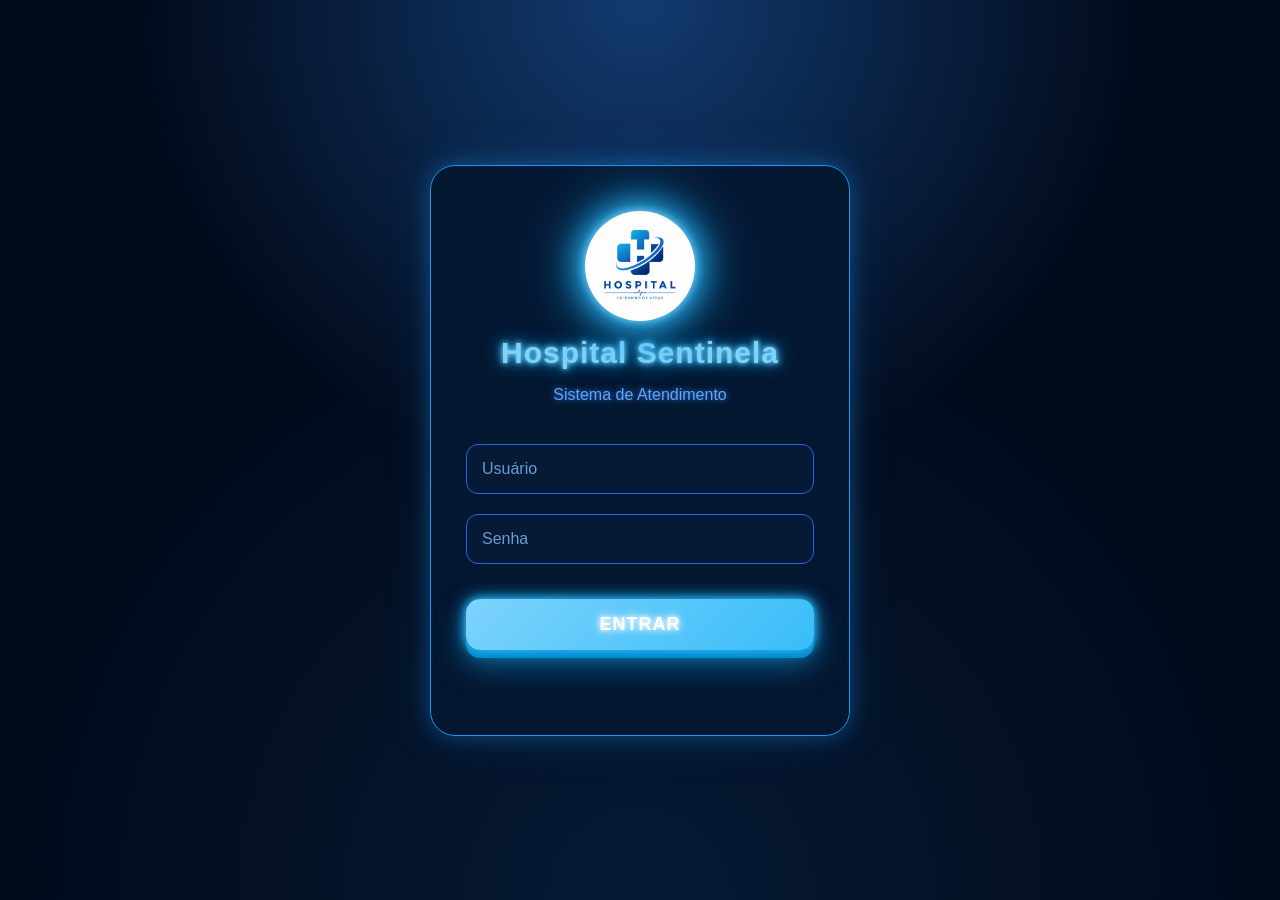
<file: frontend/index.html>
<!DOCTYPE html>
<html lang="pt-BR">

<head>
  <meta charset="UTF-8">
  <meta name="viewport" content="width=device-width, initial-scale=1.0">

  <title>Hospital Sentinela</title>

  <style>
    * {
      box-sizing: border-box;
    }

    body {
      margin: 0;
      min-height: 100vh;
      display: flex;
      justify-content: center;
      align-items: center;
      font-family: Arial, sans-serif;

      background:
        radial-gradient(circle at top, #123b70, transparent 45%),
        radial-gradient(circle at bottom, #061a35, transparent 55%),
        #020b1c;

      color: white;
      padding: 20px;
    }

    .container {
      width: 90%;
      max-width: 420px;
      padding: 45px 35px;
      text-align: center;

      background: rgba(5, 24, 50, 0.95);
      border: 1px solid #2196f3;
      border-radius: 25px;

      box-shadow:
        0 0 20px rgba(33, 150, 243, 0.35),
        0 0 50px rgba(33, 150, 243, 0.15);
    }

    h2 {
      margin: 0 0 10px;
      color: #7dd3fc;
      font-size: 30px;
      letter-spacing: 1px;

      text-shadow:
        0 0 5px #7dd3fc,
        0 0 10px #38bdf8,
        0 0 20px #0ea5e9;
    }

    .subtitulo {
      margin-bottom: 30px;
      color: #60a5fa;
      text-shadow: 0 0 6px #3b82f6;
    }

    input {
      width: 100%;
      padding: 15px;
      margin: 10px 0;
      border-radius: 12px;
      border: 1px solid #2563eb;
      background: #061a35;
      color: #e0f2fe;
      font-size: 16px;
      outline: none;
      transition: 0.3s;
    }

    input::placeholder {
      color: #6b9bd1;
    }

    input:focus {
      border-color: #38bdf8;
      box-shadow:
        0 0 8px #0ea5e9,
        0 0 20px rgba(14, 165, 233, 0.4);
    }

    button {
      width: 100%;
      margin-top: 25px;
      padding: 15px;
      border: none;
      border-radius: 14px;

      background: linear-gradient(135deg, #7dd3fc, #38bdf8);
      color: #ffffff;
      font-size: 18px;
      font-weight: bold;
      cursor: pointer;
      letter-spacing: 1px;

      text-shadow:
        0 0 5px white,
        0 0 10px white;

      box-shadow:
        0 0 8px #38bdf8,
        0 0 18px #0ea5e9,
        0 8px 0 #0284c7,
        0 15px 30px rgba(14, 165, 233, 0.5);

      transition: all 0.25s ease;
    }

    button:hover:not(:disabled) {
      transform: translateY(-4px);
      background: linear-gradient(135deg, #bae6fd, #7dd3fc);

      box-shadow:
        0 0 10px #e0f2fe,
        0 0 25px #38bdf8,
        0 0 45px #0ea5e9,
        0 8px 0 #0284c7,
        0 20px 35px rgba(14, 165, 233, 0.6);
    }

    button:active:not(:disabled) {
      transform: translateY(3px);
      box-shadow:
        0 0 5px #38bdf8,
        0 0 15px #0ea5e9,
        0 4px 0 #0284c7;
    }

    button:disabled {
      opacity: 0.7;
      cursor: wait;
      transform: none;
    }

    #mensagem {
      margin-top: 18px;
      min-height: 22px;
      overflow-wrap: anywhere;
      color: #7dd3fc;
      font-weight: bold;
      text-shadow:
        0 0 5px #38bdf8,
        0 0 10px #0ea5e9;
    }

    #mensagem.erro {
      color: #f87171;
      text-shadow:
        0 0 5px #ef4444,
        0 0 10px #dc2626;
    }

    #mensagem.sucesso {
      color: #4ade80;
      text-shadow:
        0 0 5px #22c55e,
        0 0 10px #16a34a;
    }

    .logo {
      display: flex;
      justify-content: center;
      align-items: center;
      margin-bottom: 15px;
    }

    .logo img {
      width: 110px;
      height: 110px;
      object-fit: contain;
      border-radius: 50%;

      filter:
        drop-shadow(0 0 5px #7dd3fc)
        drop-shadow(0 0 15px #38bdf8)
        drop-shadow(0 0 25px #0ea5e9);

      transition: 0.3s ease;
    }

    .logo img:hover {
      transform: scale(1.08);
      filter:
        drop-shadow(0 0 8px #e0f2fe)
        drop-shadow(0 0 20px #38bdf8)
        drop-shadow(0 0 35px #0ea5e9);
    }

    @media (max-width: 600px) {
      .container {
        padding: 35px 25px;
      }

      h2 {
        font-size: 25px;
      }
    }
  </style>
</head>

<body>

  <main class="container">

    <div class="logo">
      <img src="logoo.png" alt="Logo Hospital Sentinela">
    </div>

    <h2>Hospital Sentinela</h2>

    <p class="subtitulo">Sistema de Atendimento</p>

    <form id="formLogin">
      <input
        id="usuario"
        name="usuario"
        type="text"
        placeholder="Usuário"
        autocomplete="username"
        aria-label="Usuário"
        required
      >

      <input
        id="senha"
        name="senha"
        type="password"
        placeholder="Senha"
        autocomplete="current-password"
        aria-label="Senha"
        required
      >

      <button id="btnEntrar" type="submit">
        ENTRAR
      </button>
    </form>

    <div id="mensagem" role="status" aria-live="polite"></div>

  </main>

  <script>
    document.addEventListener("DOMContentLoaded", function () {
      const form = document.getElementById("formLogin");
      const usuarioInput = document.getElementById("usuario");
      const senhaInput = document.getElementById("senha");
      const btnEntrar = document.getElementById("btnEntrar");
      const mensagem = document.getElementById("mensagem");

      let enviando = false;

      form.addEventListener("submit", async function (event) {
        event.preventDefault();

        if (enviando) return;

        const usuario = usuarioInput.value.trim();
        const senha = senhaInput.value;

        mensagem.textContent = "";
        mensagem.className = "";

        if (!usuario || !senha.trim()) {
          mensagem.textContent = "Preencha o usuário e a senha.";
          mensagem.className = "erro";
          return;
        }

        enviando = true;
        btnEntrar.disabled = true;
        btnEntrar.textContent = "ENTRANDO...";

        try {
          const response = await fetch("/login", {
            method: "POST",
            headers: {
              "Content-Type": "application/json"
            },
            body: JSON.stringify({
              usuario: usuario,
              senha: senha
            })
          });

          const data = await response.json().catch(() => ({}));

          if (!response.ok) {
            throw new Error(
              data.erro ||
              data.mensagem ||
              "Usuário ou senha inválidos."
            );
          }

          const paginas = {
            triagem: "triagem.html",
            medico: "medico.html",
            atendimento: "atendimento.html"
          };

          if (!data.tipo || !paginas[data.tipo]) {
            throw new Error(
              "O servidor não retornou um tipo de usuário válido."
            );
          }

          mensagem.textContent = "Login realizado com sucesso!";
          mensagem.className = "sucesso";

          window.location.href = paginas[data.tipo];

        } catch (error) {
          console.error("Erro no login:", error);

          mensagem.textContent =
            error.message ||
            "Não foi possível conectar ao servidor. Tente novamente.";

          mensagem.className = "erro";

        } finally {
          enviando = false;
          btnEntrar.disabled = false;
          btnEntrar.textContent = "ENTRAR";
        }
      });
    });
  </script>

</body>
</html>
</file>
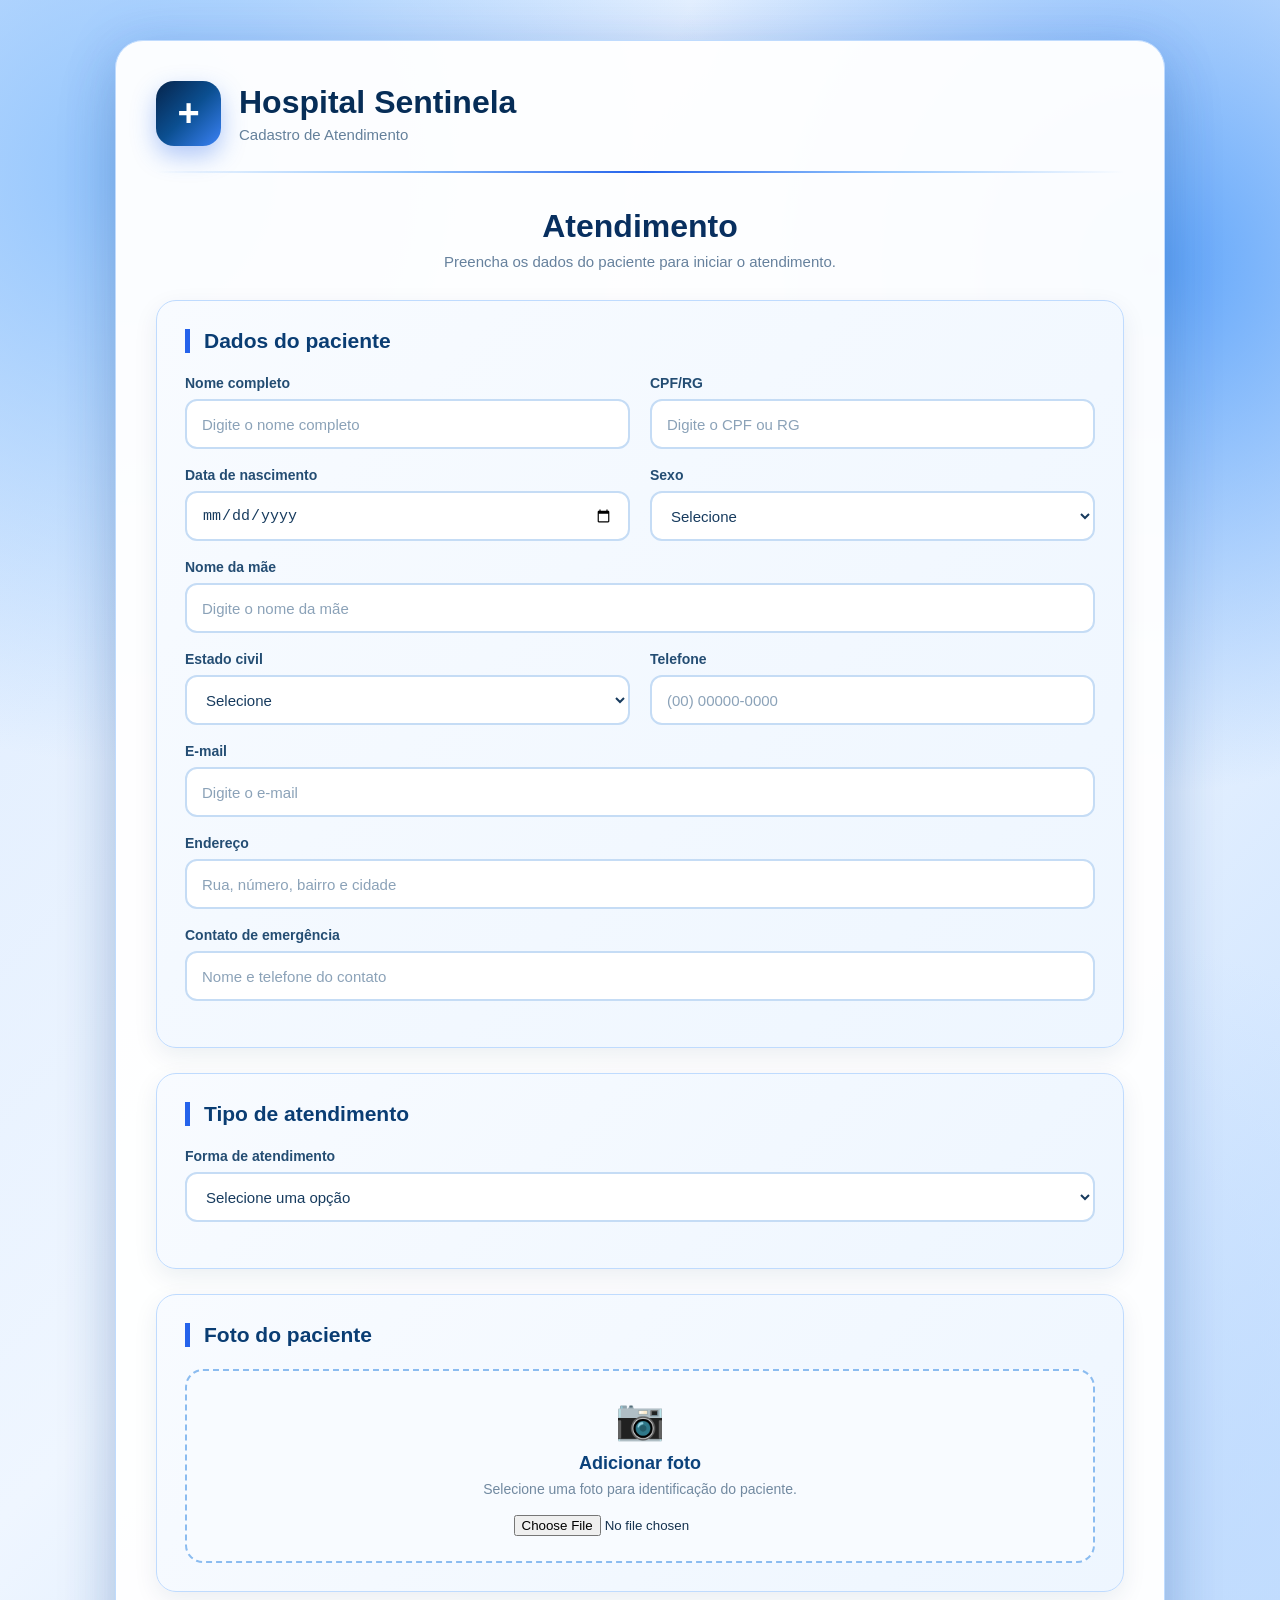
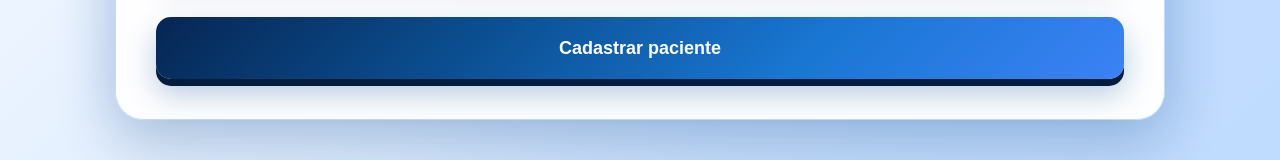
<file: frontend/atendimento.html>
<!DOCTYPE html>
<html lang="pt-BR">

<head>

    <meta charset="UTF-8">

    <meta name="viewport" content="width=device-width, initial-scale=1.0">

    <title>Hospital Sentinela - Atendimento</title>


    <style>

        /* =====================================================
           CONFIGURAÇÃO GERAL
        ===================================================== */

        * {
            box-sizing: border-box;
            margin: 0;
            padding: 0;
        }


        body {

            font-family: Arial, Helvetica, sans-serif;

            min-height: 100vh;

            padding: 40px 20px;

            color: #16324f;

            background:

                radial-gradient(
                    circle at 10% 10%,
                    #93c5fd 0%,
                    transparent 30%
                ),

                radial-gradient(
                    circle at 90% 15%,
                    #60a5fa 0%,
                    transparent 28%
                ),

                radial-gradient(
                    circle at 80% 90%,
                    #bfdbfe 0%,
                    transparent 35%
                ),

                linear-gradient(
                    135deg,
                    #dbeafe,
                    #eff6ff,
                    #bfdbfe
                );

        }


        /* =====================================================
           CONTAINER PRINCIPAL
        ===================================================== */

        .container {

            width: 100%;

            max-width: 1050px;

            margin: auto;

            padding: 40px;

            background: rgba(255, 255, 255, 0.96);

            border-radius: 28px;

            border: 1px solid #bfdbfe;

            box-shadow:

                0 25px 60px rgba(15, 53, 88, 0.20),

                0 0 50px rgba(59, 130, 246, 0.18);

        }


        /* =====================================================
           CABEÇALHO
        ===================================================== */

        .cabecalho {

            display: flex;

            align-items: center;

            gap: 18px;

            margin-bottom: 25px;

        }


        .logo {

            width: 65px;

            height: 65px;

            display: flex;

            align-items: center;

            justify-content: center;

            border-radius: 18px;

            background:

                linear-gradient(
                    135deg,
                    #06244b,
                    #0b4f91,
                    #3b82f6
                );

            color: white;

            font-size: 38px;

            font-weight: bold;

            box-shadow:

                0 10px 25px rgba(37, 99, 235, 0.35);

        }


        .cabecalho h1 {

            font-size: 32px;

            color: #062d57;

        }


        .cabecalho p {

            margin-top: 5px;

            color: #64809b;

            font-size: 15px;

        }


        /* =====================================================
           LINHA
        ===================================================== */

        hr {

            border: none;

            height: 2px;

            margin: 25px 0 35px;

            background:

                linear-gradient(
                    90deg,
                    transparent,
                    #93c5fd,
                    #2563eb,
                    #93c5fd,
                    transparent
                );

        }


        /* =====================================================
           TÍTULO ATENDIMENTO
        ===================================================== */

        .titulo {

            text-align: center;

            margin-bottom: 30px;

        }


        .titulo h2 {

            font-size: 32px;

            color: #082f5f;

            margin-bottom: 8px;

        }


        .titulo p {

            color: #66819d;

            font-size: 15px;

        }


        /* =====================================================
           SEÇÕES DO ATENDIMENTO
        ===================================================== */

        .secao {

            margin-bottom: 25px;

            padding: 28px;

            border-radius: 20px;

            background:

                linear-gradient(
                    135deg,
                    #f8fbff,
                    #eef6ff
                );

            border: 1px solid #bfdbfe;

            box-shadow:

                0 8px 25px rgba(15, 53, 88, 0.08);

        }


        .secao h3 {

            color: #0a3d73;

            font-size: 21px;

            margin-bottom: 22px;

            padding-left: 14px;

            border-left: 5px solid #2563eb;

        }


        /* =====================================================
           CAMPOS
        ===================================================== */

        .linha {

            display: grid;

            grid-template-columns: 1fr 1fr;

            gap: 20px;

        }


        .campo {

            margin-bottom: 18px;

        }


        .campo label {

            display: block;

            margin-bottom: 8px;

            color: #244d73;

            font-size: 14px;

            font-weight: bold;

        }


        .campo input,
        .campo select {

            width: 100%;

            height: 50px;

            padding: 0 15px;

            border: 2px solid #c5dcf5;

            border-radius: 12px;

            background: white;

            color: #173b5e;

            font-size: 15px;

            outline: none;

            transition: 0.25s;

        }


        .campo input::placeholder {

            color: #8ba2b8;

        }


        .campo input:focus,
        .campo select:focus {

            border-color: #2563eb;

            box-shadow:

                0 0 0 4px rgba(37, 99, 235, 0.12);

        }


        /* =====================================================
           FOTO
        ===================================================== */

        .foto-box {

            padding: 25px;

            border: 2px dashed #8bbcf0;

            border-radius: 18px;

            background: #f8fbff;

            text-align: center;

        }


        .camera {

            font-size: 40px;

            margin-bottom: 10px;

        }


        .foto-box h4 {

            color: #0b427b;

            font-size: 18px;

            margin-bottom: 7px;

        }


        .foto-box p {

            color: #7189a0;

            font-size: 14px;

            margin-bottom: 18px;

        }


        .foto-box input[type="file"] {

            width: auto;

            border: none;

            background: transparent;

            height: auto;

        }


        /* =====================================================
           BOTÃO PRINCIPAL
        ===================================================== */

        .btn-cadastrar {

            width: 100%;

            height: 62px;

            border: none;

            border-radius: 15px;

            background:

                linear-gradient(
                    135deg,
                    #062653,
                    #0b4f91,
                    #1976d2,
                    #3b82f6
                );

            color: white;

            font-size: 18px;

            font-weight: bold;

            cursor: pointer;

            box-shadow:

                0 7px 0 #041d3d,

                0 15px 30px rgba(15, 82, 150, 0.30);

            transition: 0.2s;

        }


        .btn-cadastrar:hover {

            transform: translateY(-3px);

            box-shadow:

                0 10px 0 #041d3d,

                0 20px 35px rgba(15, 82, 150, 0.35);

        }


        .btn-cadastrar:active {

            transform: translateY(4px);

            box-shadow:

                0 3px 0 #041d3d;

        }


        /* =====================================================
           BOTÕES GERAIS
        ===================================================== */

        button {

            font-family: Arial, Helvetica, sans-serif;

        }


        /* =====================================================
           RESPONSIVO
        ===================================================== */

        @media (max-width: 700px) {

            body {

                padding: 15px;

            }


            .container {

                padding: 22px;

                border-radius: 20px;

            }


            .cabecalho {

                flex-direction: column;

                text-align: center;

            }


            .cabecalho h1 {

                font-size: 26px;

            }


            .linha {

                grid-template-columns: 1fr;

                gap: 0;

            }


            .secao {

                padding: 20px;

            }

        }


        /* =====================================================
           IMPRESSÃO
        ===================================================== */

        @media print {

            body {

                background: white;

                padding: 0;

            }


            .container {

                width: 100%;

                max-width: none;

                box-shadow: none;

                border: none;

            }


            .btn-cadastrar {

                display: none;

            }

        }
/* =========================================================
   BOTÕES DO HOSPITAL SENTINELA
   ========================================================= */

/* Todos os botões da área do sistema */
button {
    min-height: 50px;

    padding: 12px 24px;

    border: none;

    border-radius: 12px;

    background: linear-gradient(
        135deg,
        #062b55,
        #0b4f91,
        #2563eb
    );

    color: white;

    font-family: Arial, Helvetica, sans-serif;

    font-size: 16px;

    font-weight: bold;

    cursor: pointer;

    box-shadow:
        0 5px 12px rgba(15, 76, 129, 0.25);

    transition: all 0.2s ease;
}


/* Efeito quando passa o mouse */
button:hover {

    transform: translateY(-2px);

    background: linear-gradient(
        135deg,
        #0b3d73,
        #1464b5,
        #3b82f6
    );

    box-shadow:
        0 8px 18px rgba(37, 99, 235, 0.30);
}


/* Efeito ao clicar */
button:active {

    transform: translateY(1px);

    box-shadow:
        0 3px 8px rgba(15, 76, 129, 0.25);
}


/* =========================================================
   BOTÃO "ATENDER PACIENTE"
   ========================================================= */

button[onclick*="atender"],
button[onclick*="Atender"] {

    min-width: 220px;

    height: 52px;

    font-size: 17px;

    margin-top: 12px;

}


/* =========================================================
   BOTÕES DA CONSULTA
   ========================================================= */

.botoesConsulta {

    display: flex;

    flex-wrap: wrap;

    gap: 12px;

    margin-top: 15px;
}


.botoesConsulta button {

    min-width: 180px;

    height: 52px;

    padding: 12px 20px;

    font-size: 16px;

}


/* =========================================================
   BOTÃO SALVAR CONSULTA
   ========================================================= */

.botoesConsulta button:first-child {

    background: linear-gradient(
        135deg,
        #062b55,
        #0b4f91,
        #2563eb
    );
}


/* =========================================================
   BOTÃO BAIXAR PDF
   ========================================================= */

.botoesConsulta .btn-pdf {

    background: linear-gradient(
        135deg,
        #0b3d73,
        #1976d2,
        #3b82f6
    );

    color: white;

    border: none;
}


/* =========================================================
   BOTÃO DAR ALTA
   ========================================================= */

.botoesConsulta button[onclick*="alta"] {

    background: linear-gradient(
        135deg,
        #0b3d73,
        #1464b5,
        #2563eb
    );
}


/* =========================================================
   BOTÃO INTERNAR
   ========================================================= */

.botoesConsulta button[onclick*="internar"] {

    background: linear-gradient(
        135deg,
        #061f3d,
        #0b4f91,
        #3b82f6
    );
}


/* =========================================================
   CAMPOS DA CONSULTA
   ========================================================= */

#areaConsulta input,
#areaConsulta select,
#areaConsulta textarea {

    min-height: 50px;

    padding: 12px 14px;

    border: 2px solid #bfdbfe;

    border-radius: 10px;

    background: #f8fbff;

    color: #173b5e;

    font-size: 16px;

    outline: none;
}


#areaConsulta input:focus,
#areaConsulta select:focus,
#areaConsulta textarea:focus {

    border-color: #2563eb;

    box-shadow:
        0 0 0 4px rgba(37, 99, 235, 0.12);
}


/* =========================================================
   TÍTULO CONSULTA
   ========================================================= */

#areaConsulta h2,
#areaConsulta h3 {

    color: #082f5f;
}


/* =========================================================
   RESPONSIVO
   ========================================================= */

@media (max-width: 700px) {

    .botoesConsulta {

        flex-direction: column;

    }


    .botoesConsulta button {

        width: 100%;

        min-width: 100%;

    }

}
        
    </style>

</head>


<body>


    <div class="container">


        <!-- ================================================
             CABEÇALHO
        ================================================= -->

        <div class="cabecalho">

            <div class="logo">
                +
            </div>

            <div>

                <h1>
                    Hospital Sentinela
                </h1>

                <p>
                    Cadastro de Atendimento
                </p>

            </div>

        </div>


        <hr>


        <!-- ================================================
             TÍTULO
        ================================================= -->

        <div class="titulo">

            <h2>
                Atendimento
            </h2>

            <p>
                Preencha os dados do paciente para iniciar o atendimento.
            </p>

        </div>


        <!-- ================================================
             DADOS DO PACIENTE
        ================================================= -->

        <div class="secao">

            <h3>
                Dados do paciente
            </h3>


            <div class="linha">


                <div class="campo">

                    <label for="nome">
                        Nome completo
                    </label>

                    <input
                        type="text"
                        id="nome"
                        placeholder="Digite o nome completo"
                    >

                </div>


                <div class="campo">

                    <label for="cpf">
                        CPF/RG
                    </label>

                    <input
                        type="text"
                        id="cpf"
                        placeholder="Digite o CPF ou RG"
                    >

                </div>


            </div>


            <div class="linha">


                <div class="campo">

                    <label for="dataNascimento">
                        Data de nascimento
                    </label>

                    <input
                        type="date"
                        id="dataNascimento"
                    >

                </div>


                <div class="campo">

                    <label for="sexo">
                        Sexo
                    </label>

                    <select id="sexo">

                        <option value="">
                            Selecione
                        </option>

                        <option>
                            Feminino
                        </option>

                        <option>
                            Masculino
                        </option>

                        <option>
                            Outro
                        </option>

                    </select>

                </div>


            </div>


            <div class="campo">

                <label for="nomeMae">
                    Nome da mãe
                </label>

                <input
                    type="text"
                    id="nomeMae"
                    placeholder="Digite o nome da mãe"
                >

            </div>


            <div class="linha">


                <div class="campo">

                    <label for="estadoCivil">
                        Estado civil
                    </label>

                    <select id="estadoCivil">

                        <option>
                            Selecione
                        </option>

                        <option>
                            Solteiro(a)
                        </option>

                        <option>
                            Casado(a)
                        </option>

                        <option>
                            Divorciado(a)
                        </option>

                        <option>
                            Viúvo(a)
                        </option>

                    </select>

                </div>


                <div class="campo">

                    <label for="telefone">
                        Telefone
                    </label>

                    <input
                        type="tel"
                        id="telefone"
                        placeholder="(00) 00000-0000"
                    >

                </div>


            </div>


            <div class="campo">

                <label for="email">
                    E-mail
                </label>

                <input
                    type="email"
                    id="email"
                    placeholder="Digite o e-mail"
                >

            </div>


            <div class="campo">

                <label for="endereco">
                    Endereço
                </label>

                <input
                    type="text"
                    id="endereco"
                    placeholder="Rua, número, bairro e cidade"
                >

            </div>


            <div class="campo">

                <label for="contato">
                    Contato de emergência
                </label>

                <input
                    type="text"
                    id="contato"
                    placeholder="Nome e telefone do contato"
                >

            </div>

        </div>


        <!-- ================================================
             TIPO DE ATENDIMENTO
        ================================================= -->

        <div class="secao">

            <h3>
                Tipo de atendimento
            </h3>


            <div class="campo">

                <label for="tipo">
                    Forma de atendimento
                </label>

                <select id="tipo">

                    <option value="">
                        Selecione uma opção
                    </option>

                    <option value="Convenio">
                        Convênio
                    </option>

                    <option value="Particular">
                        Particular
                    </option>

                </select>

            </div>

        </div>


        <!-- ================================================
             FOTO DO PACIENTE
        ================================================= -->

        <div class="secao">

            <h3>
                Foto do paciente
            </h3>


            <div class="foto-box">

                <div class="camera">
                    📷
                </div>

                <h4>
                    Adicionar foto
                </h4>

                <p>
                    Selecione uma foto para identificação do paciente.
                </p>

                <input
                    type="file"
                    id="foto"
                    accept="image/*"
                >

            </div>

        </div>


        <!-- ================================================
             BOTÃO
        ================================================= -->

        <button
            class="btn-cadastrar"
            onclick="cadastrar()"
        >

            Cadastrar paciente

        </button>


    </div>



    <!-- ================================================
         JAVASCRIPT
    ================================================= -->

    <script>

        function cadastrar() {

            const nome =
                document.getElementById("nome").value;

            const cpf =
                document.getElementById("cpf").value;

            const tipo =
                document.getElementById("tipo").value;


            if (!nome) {

                alert("Digite o nome do paciente.");

                return;

            }


            if (!cpf) {

                alert("Digite o CPF/RG.");

                return;

            }


            if (!tipo) {

                alert("Selecione a forma de atendimento.");

                return;

            }


            fetch("http://localhost:3000/atendimento", {

                method: "POST",

                headers: {

                    "Content-Type":
                    "application/json"

                },

                body: JSON.stringify({

                    nome: nome,

                    cpf: cpf,

                    tipo: tipo

                })

            })

            .then(response => response.json())

            .then(data => {

                alert(
                    data.mensagem ||
                    "Paciente enviado para triagem!"
                );

            })

            .catch(error => {

                console.error(error);

                alert(
                    "Paciente cadastrado, mas não foi possível conectar ao servidor."
                );

            });

        }

    </script>


</body>

</html>
</file>
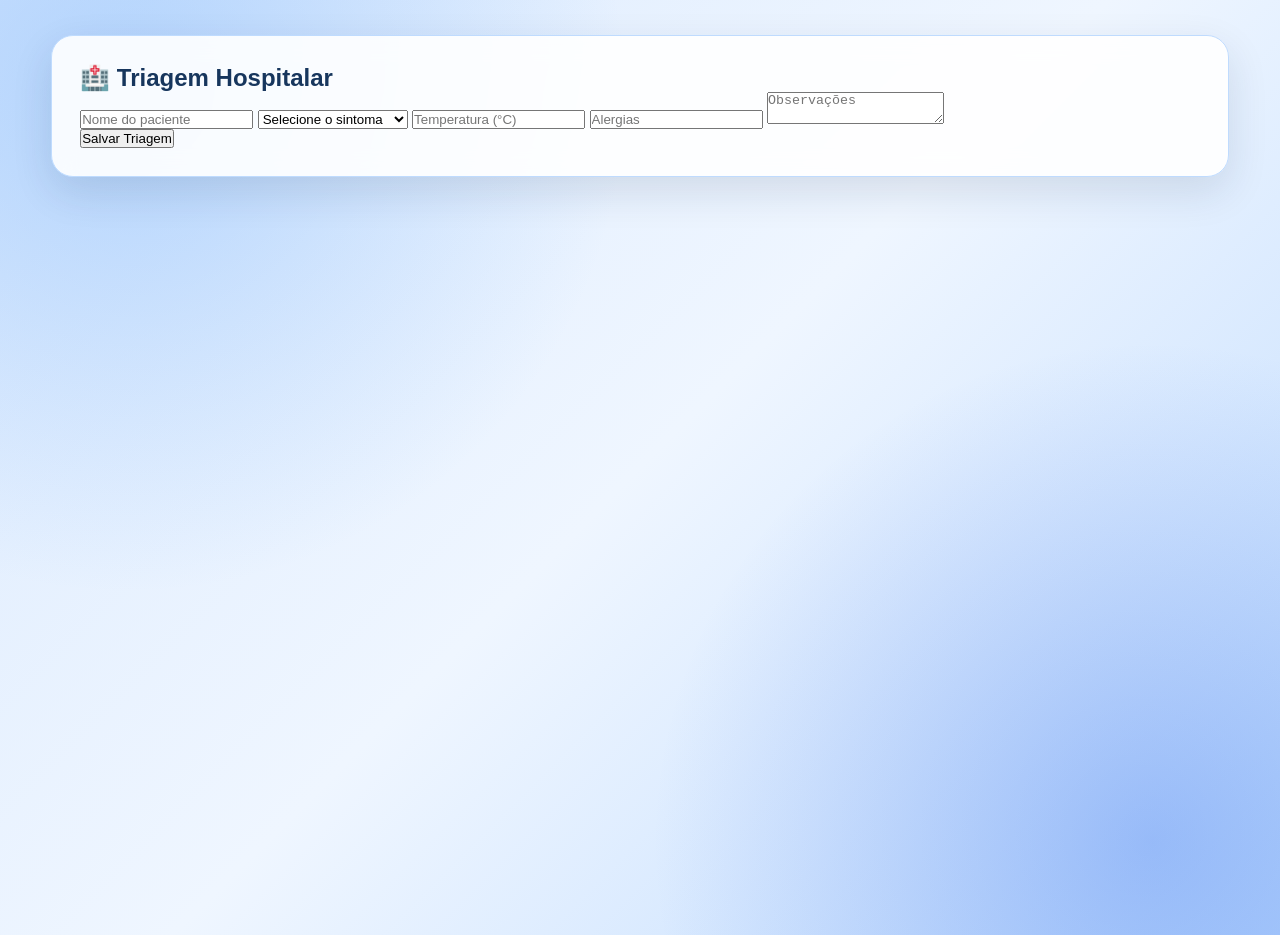
<file: frontend/triagem.html>
<!DOCTYPE html>
<html lang="pt-br">

<head>
  <meta charset="UTF-8">
  <meta name="viewport" content="width=device-width, initial-scale=1.0">

  <title>Triagem - Hospital Sentinela</title>

  <link rel="stylesheet" href="css/style.css">
</head>

<body>

<div class="container">

  <h2>🏥 Triagem Hospitalar</h2>

  <input
    id="nome"
    placeholder="Nome do paciente"
  >

  <select id="sintoma">

    <option value="">Selecione o sintoma</option>

    <option value="dor_leve">Dor leve</option>
    <option value="resfriado">Resfriado</option>
    <option value="coriza">Coriza</option>
    <option value="tosse">Tosse</option>
    <option value="febre">Febre</option>
    <option value="vomito">Vômito</option>
    <option value="diarreia">Diarreia</option>
    <option value="falta_ar_moderada">Falta de ar moderada</option>
    <option value="falta_ar_grave">Falta de ar grave</option>
    <option value="infarto">Suspeita de infarto</option>
    <option value="avc">Suspeita de AVC</option>
    <option value="convulsao">Convulsão</option>
    <option value="hemorragia">Hemorragia</option>

  </select>

  <input
    id="temp"
    type="number"
    step="0.1"
    placeholder="Temperatura (°C)"
  >

  <input
    id="alergia"
    placeholder="Alergias"
  >

  <textarea
    id="observacao"
    placeholder="Observações"
  ></textarea>

  <div id="resultado"></div>

  <button onclick="salvar()">
    Salvar Triagem
  </button>

</div>

<script>

function classificarRisco(sintoma, temperatura) {

  const vermelhos = [
    "infarto",
    "avc",
    "convulsao",
    "hemorragia",
    "falta_ar_grave"
  ];

  const amarelos = [
    "febre",
    "vomito",
    "diarreia",
    "falta_ar_moderada"
  ];

  if (temperatura >= 39) {
    return "vermelho";
  }

  if (vermelhos.includes(sintoma)) {
    return "vermelho";
  }

  if (amarelos.includes(sintoma)) {
    return "amarelo";
  }

  return "verde";
}

function salvar() {

  const nome =
    document.getElementById("nome").value;

  const sintoma =
    document.getElementById("sintoma").value;

  const temperatura =
    Number(document.getElementById("temp").value);

  const alergia =
    document.getElementById("alergia").value;

  const observacao =
    document.getElementById("observacao").value;

  if (!nome) {
    alert("Informe o nome do paciente.");
    return;
  }

  if (!sintoma) {
    alert("Selecione um sintoma.");
    return;
  }

  const risco =
    classificarRisco(sintoma, temperatura);

  fetch("/triagem", {

    method: "POST",

    headers: {
      "Content-Type": "application/json"
    },

    body: JSON.stringify({

      nome,
      sintoma,
      temperatura,
      alergia,
      observacao,
      risco

    })

  })

  .then(r => r.json())

  .then(data => {

    const resultado =
      document.getElementById("resultado");

    resultado.className = risco;

    resultado.innerHTML =
      "Classificação: " +
      risco.toUpperCase();

    alert("Triagem salva com sucesso!");

  })

  .catch(error => {

    console.error(error);

    alert("Erro ao salvar a triagem.");

  });

}

</script>

</body>
</html>
</file>
<file: frontend/css/style.css>
/* =================================
   HOSPITAL PRO - ALMOXARIFADO
================================= */

* {
    margin: 0;
    padding: 0;
    box-sizing: border-box;
}

body {
    font-family: 'Segoe UI', Arial, sans-serif;
    min-height: 100vh;
    color: #17365d;

    background:
        radial-gradient(circle at 10% 10%,
        rgba(96, 165, 250, .35), transparent 35%),
        radial-gradient(circle at 90% 90%,
        rgba(37, 99, 235, .30), transparent 35%),
        linear-gradient(135deg,
        #dbeafe, #eff6ff, #bfdbfe);
}

/* =================================
   CABEÇALHO
================================= */

.navbar {
    width: 100%;
    min-height: 95px;
    padding: 18px 5%;
    display: flex;
    align-items: center;
    justify-content: space-between;
    gap: 20px;

    background: linear-gradient(
        120deg,
        #082b52,
        #104c87,
        #1765a9
    );

    color: white;
    box-shadow: 0 5px 20px rgba(0, 30, 70, .25);
}

.nav-brand {
    display: flex;
    align-items: center;
    gap: 15px;
}

.logo-icon {
    width: 55px;
    height: 55px;
    border-radius: 16px;
    display: flex;
    align-items: center;
    justify-content: center;
    font-size: 28px;

    background: rgba(255,255,255,.15);
    border: 1px solid rgba(255,255,255,.25);
}

.nav-brand h1 {
    color: white;
    text-align: left;
    font-size: 23px;
    margin-bottom: 5px;
}

.nav-brand span {
    color: #c5e3ff;
    font-size: 13px;
}

.nav-user {
    display: flex;
    align-items: center;
    gap: 15px;
}

.user-pill {
    background: rgba(255,255,255,.15);
    padding: 11px 17px;
    border-radius: 30px;
    font-size: 14px;
}

.btn-nav {
    padding: 11px 22px;
    background: #ffffff;
    color: #104c87;
    border-radius: 10px;
    text-decoration: none;
    font-weight: bold;
    transition: .3s;
}

.btn-nav:hover {
    background: #dbeafe;
    transform: translateY(-2px);
}

/* =================================
   CONTAINER
================================= */

.container {
    width: 92%;
    max-width: 1200px;
    margin: 35px auto;
    padding: 28px;

    background: rgba(255,255,255,.90);
    border: 1px solid #bfdbfe;
    border-radius: 22px;

    box-shadow: 0 15px 40px rgba(15,42,74,.12);
    backdrop-filter: blur(12px);
}

/* =================================
   ALERTA DE ESTOQUE
================================= */

.alerta-estoque {
    padding: 16px 20px;
    margin-bottom: 25px;
    border-radius: 12px;

    background: #fff4db;
    color: #965b00;
    border-left: 5px solid #f59e0b;
    box-shadow: 0 4px 12px rgba(0,0,0,.05);
}

/* =================================
   INDICADORES
================================= */

.stats-bar {
    display: grid;
    grid-template-columns: repeat(4, 1fr);
    gap: 18px;
    margin-bottom: 30px;
}

.stat-card {
    padding: 23px;
    min-height: 125px;

    background: white;
    border-radius: 17px;
    border: 1px solid #e0edff;

    box-shadow: 0 6px 18px rgba(15,42,74,.08);
    transition: .3s;
}

.stat-card:hover {
    transform: translateY(-5px);
    box-shadow: 0 12px 25px rgba(15,42,74,.13);
}

.stat-icon {
    width: 42px;
    height: 6px;
    border-radius: 10px;
    margin-bottom: 13px;
}

.stat-icon.purple {
    background: #8b5cf6;
}

.stat-icon.green {
    background: #22c55e;
}

.stat-icon.orange {
    background: #f59e0b;
}

.stat-icon.red {
    background: #ef4444;
}

.stat-value {
    font-size: 30px;
    font-weight: 800;
    color: #123b68;
    margin-bottom: 5px;
}

.stat-label {
    font-size: 13px;
    color: #647b96;
}

/* =================================
   GRADE PRINCIPAL
================================= */

.main-grid {
    display: grid;
    grid-template-columns: 1fr;
    gap: 25px;
}

/* =================================
   CARD PRINCIPAL
================================= */

.card {
    background: #ffffff;
    border-radius: 20px;
    border: 1px solid #d8e8fb;
    overflow: hidden;

    box-shadow: 0 8px 25px rgba(15,42,74,.09);
    transition: .3s;
}

.card:hover {
    box-shadow: 0 12px 30px rgba(15,42,74,.13);
}

.card-header {
    padding: 23px;
    background: linear-gradient(
        120deg,
        #0b2e59,
        #1765a9
    );
}

.card-header h2 {
    color: white;
    font-size: 22px;
    text-align: left;
    margin: 0;
    text-shadow: none;
}

.card-body {
    padding: 25px;
}

/* =================================
   ABAS
================================= */

.entrada-tabs {
    display: flex;
    gap: 10px;
    margin-bottom: 25px;
    border-bottom: 2px solid #e2edfa;
    padding-bottom: 12px;
}

.tab-btn {
    width: auto;
    margin: 0;
    padding: 12px 20px;

    background: #edf5ff;
    color: #17558e;
    border: 1px solid #c8def8;
    border-radius: 10px;

    font-size: 14px;
    font-weight: bold;
    box-shadow: none;
}

.tab-btn.active {
    background: linear-gradient(135deg,#0b2e59,#2878c3);
    color: white;
    border-color: transparent;
}

.tab-btn:hover {
    transform: translateY(-2px);
}

/* =================================
   FORMULÁRIOS
================================= */

.form-group {
    margin-bottom: 20px;
}

.form-group label {
    display: block;
    color: #17436f;
    font-size: 14px;
    font-weight: 700;
    margin-bottom: 8px;
}

.form-group small {
    color: #7c93aa;
    font-weight: normal;
}

.form-control {
    width: 100%;
    padding: 14px 16px;
    margin: 0;

    border: 2px solid #d5e5f7;
    border-radius: 11px;

    background: #f5f9ff;
    color: #17365d;
    font-size: 15px;

    outline: none;
    transition: .3s;
}

.form-control:focus {
    background: white;
    border-color: #3182ce;
    box-shadow: 0 0 0 4px rgba(49,130,206,.12);
}

/* =================================
   BOTÃO DE ENTRADA
================================= */

.btn-full {
    width: 100%;
    padding: 16px;
    border: none;
    border-radius: 12px;

    color: white;
    font-size: 16px;
    font-weight: bold;

    cursor: pointer;
    transition: .3s;
}

.btn-purple {
    background: linear-gradient(
        120deg,
        #0b2e59,
        #1765a9,
        #3b82f6
    );

    box-shadow: 0 5px 14px rgba(23,101,169,.25);
}

.btn-purple:hover {
    transform: translateY(-3px);
    box-shadow: 0 9px 20px rgba(23,101,169,.35);
}

.btn-full:active {
    transform: scale(.98);
}

/* =================================
   PAINEL DE REPOSIÇÃO
================================= */

#painelRepor {
    padding: 20px;
    background: #f4f8ff;
    border-radius: 14px;
    border: 1px solid #dceafd;
}

/* =================================
   RESPONSIVIDADE
================================= */

@media (max-width: 850px) {
    .stats-bar {
        grid-template-columns: repeat(2, 1fr);
    }

    .container {
        padding: 20px;
    }
}

@media (max-width: 600px) {
    .navbar {
        flex-direction: column;
        align-items: flex-start;
    }

    .nav-user {
        width: 100%;
        justify-content: space-between;
    }

    .nav-brand h1 {
        font-size: 18px;
    }

    .stats-bar {
        grid-template-columns: 1fr 1fr;
        gap: 10px;
    }

    .stat-card {
        padding: 15px;
    }

    .stat-value {
        font-size: 25px;
    }

    .container {
        width: 95%;
        padding: 14px;
        margin: 18px auto;
    }

    .card-body {
        padding: 17px;
    }

    .entrada-tabs {
        flex-direction: column;
    }

    .tab-btn {
        width: 100%;
    }
}

/* =====================================
   BOTÕES AZUL-CLARO FLUTUANTES
===================================== */

/* Botões principais */
.btn-full,
.btn-purple {
    background: linear-gradient(
        135deg,
        #7dd3fc,
        #38bdf8,
        #0ea5e9
    );

    color: #073763;
    font-weight: bold;
    border: 1px solid #bae6fd;
    border-radius: 14px;

    box-shadow:
        0 6px 15px rgba(14, 165, 233, .25),
        0 3px 0 #0284c7;

    transition: all .3s ease;
    cursor: pointer;
}

/* Efeito flutuante */
.btn-full:hover,
.btn-purple:hover {
    background: linear-gradient(
        135deg,
        #bae6fd,
        #7dd3fc,
        #38bdf8
    );

    transform: translateY(-6px);

    box-shadow:
        0 12px 25px rgba(14, 165, 233, .35),
        0 5px 0 #0284c7;
}

/* Efeito ao clicar */
.btn-full:active,
.btn-purple:active {
    transform: translateY(-1px);

    box-shadow:
        0 3px 8px rgba(14, 165, 233, .25);
}

/* Abas */
.tab-btn {
    background: linear-gradient(
        135deg,
        #e0f2fe,
        #bae6fd
    );

    color: #075985;
    border: 1px solid #7dd3fc;

    box-shadow: 0 4px 10px rgba(14, 165, 233, .15);

    transition: all .3s ease;
}

.tab-btn:hover {
    background: #7dd3fc;
    transform: translateY(-4px);

    box-shadow: 0 8px 18px rgba(14, 165, 233, .25);
}

/* Aba selecionada */
.tab-btn.active {
    background: linear-gradient(
        135deg,
        #38bdf8,
        #0284c7
    );

    color: white;
    border-color: #38bdf8;

    box-shadow: 0 6px 16px rgba(14, 165, 233, .3);
}

/* Botão sair */
.btn-nav {
    background: linear-gradient(
        135deg,
        #e0f2fe,
        #7dd3fc
    );

    color: #075985;

    box-shadow: 0 5px 12px rgba(14, 165, 233, .2);

    transition: all .3s ease;
}

.btn-nav:hover {
    background: #bae6fd;
    transform: translateY(-5px);

    box-shadow: 0 9px 20px rgba(14, 165, 233, .3);
}


/* =========================================
   BOTÕES FLUTUANTES AZUL-CLARO
========================================= */

button.btn-full,
button.btn-purple,
button.tab-btn,
a.btn-nav {

    background: linear-gradient(
        135deg,
        #bae6fd,
        #7dd3fc,
        #38bdf8
    ) !important;

    color: #06456b !important;

    border: 1px solid #7dd3fc !important;

    border-radius: 14px !important;

    font-weight: bold !important;

    box-shadow:
        0 6px 15px rgba(14, 165, 233, .25),
        0 4px 0 #0ea5e9 !important;

    transition: all .3s ease !important;

    cursor: pointer;
}

/* FLUTUAÇÃO AO PASSAR O MOUSE */

button.btn-full:hover,
button.btn-purple:hover,
button.tab-btn:hover,
a.btn-nav:hover {

    background: linear-gradient(
        135deg,
        #e0f2fe,
        #7dd3fc
    ) !important;

    transform: translateY(-6px) !important;

    box-shadow:
        0 14px 25px rgba(14, 165, 233, .35),
        0 5px 0 #0284c7 !important;
}

/* BOTÃO PRESSIONADO */

button.btn-full:active,
button.btn-purple:active,
button.tab-btn:active,
a.btn-nav:active {

    transform: translateY(2px) !important;

    box-shadow: 0 2px 5px rgba(14, 165, 233, .2) !important;
}

/* ABA ATIVA */

button.tab-btn.active {

    background: linear-gradient(
        135deg,
        #38bdf8,
        #0284c7
    ) !important;

    color: white !important;
}

/* ANIMAÇÃO SUAVE CONTÍNUA */

@keyframes flutuar {

    0%, 100% {
        transform: translateY(0);
    }

    50% {
        transform: translateY(-4px);
    }
}

button.btn-full {
    animation: flutuar 3s ease-in-out infinite;
}
</file>
